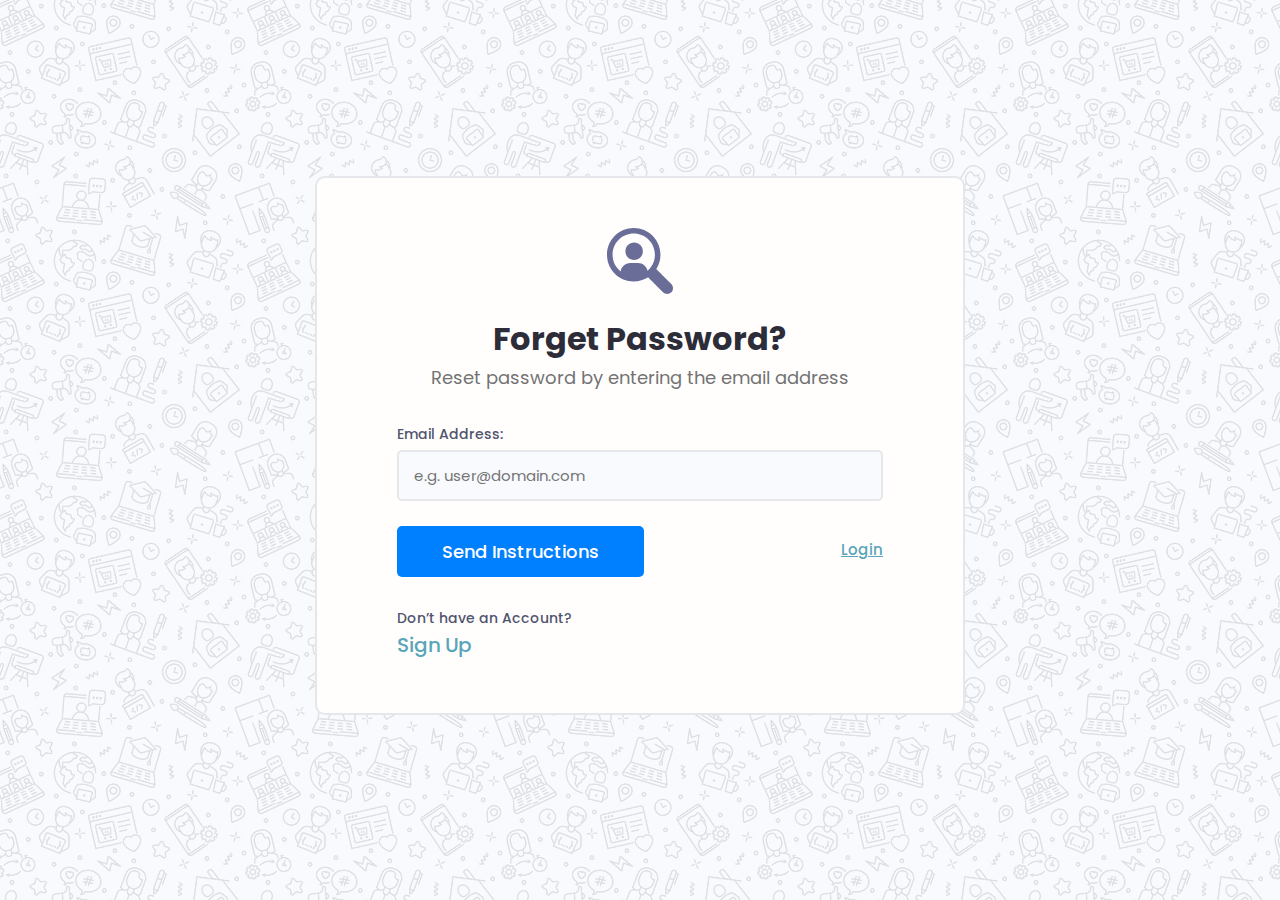
<file: project/forgetpassword.html>
<!DOCTYPE html>
<html lang="en">
  <head>
    <meta charset="UTF-8" />
    <meta http-equiv="X-UA-Compatible" content="IE=edge" />
    <meta name="viewport" content="width=device-width, initial-scale=1.0" />

    <!-- Favicon -->
    <link rel="shortcut icon" href="images/favicon.ico" type="image/x-icon" />
    <!-- Icon - IconMonster -->
    <link rel="stylesheet" href="https://cdn.iconmonstr.com/1.3.0/css/iconmonstr-iconic-font.min.css" />
    <!-- Mumble UI -->
    <link rel="stylesheet" href="uikit/styles/uikit.css" />
    <!-- Dev Search UI -->
    <link rel="stylesheet" href="styles/app.css" />
    

    <title>E-Search - Explore new Ideas!</title>
  </head>

  <body>
    <div class="auth">
      <div class="card">
        <div class="auth__header text-center">
          <a href="/">
            <img src="images/icon.svg" alt="icon" />
          </a>
          <h3>Forget Password?</h3>
          <p>Reset password by entering the email address</p>
        </div>

        <form action="#" class="form auth__form">
          <!-- Input:Email -->
          <div class="form__field">
            <label for="formInput#email">Email Address: </label>
            <input
              class="input input--email"
              id="formInput#email"
              type="email"
              name="email"
              placeholder="e.g. user@domain.com"
            />
          </div>

          <div class="auth__actions">
            <input class="btn btn--sub btn--lg" type="submit" value="Send Instructions" />
            <a href="login.html">Login</a>
          </div>
        </form>
        <div class="auth__alternative">
          <p>Don’t have an Account?</p>
          <a href="signup.html">Sign Up</a>
        </div>
      </div>
    </div>
  </body>
</html>
</file>
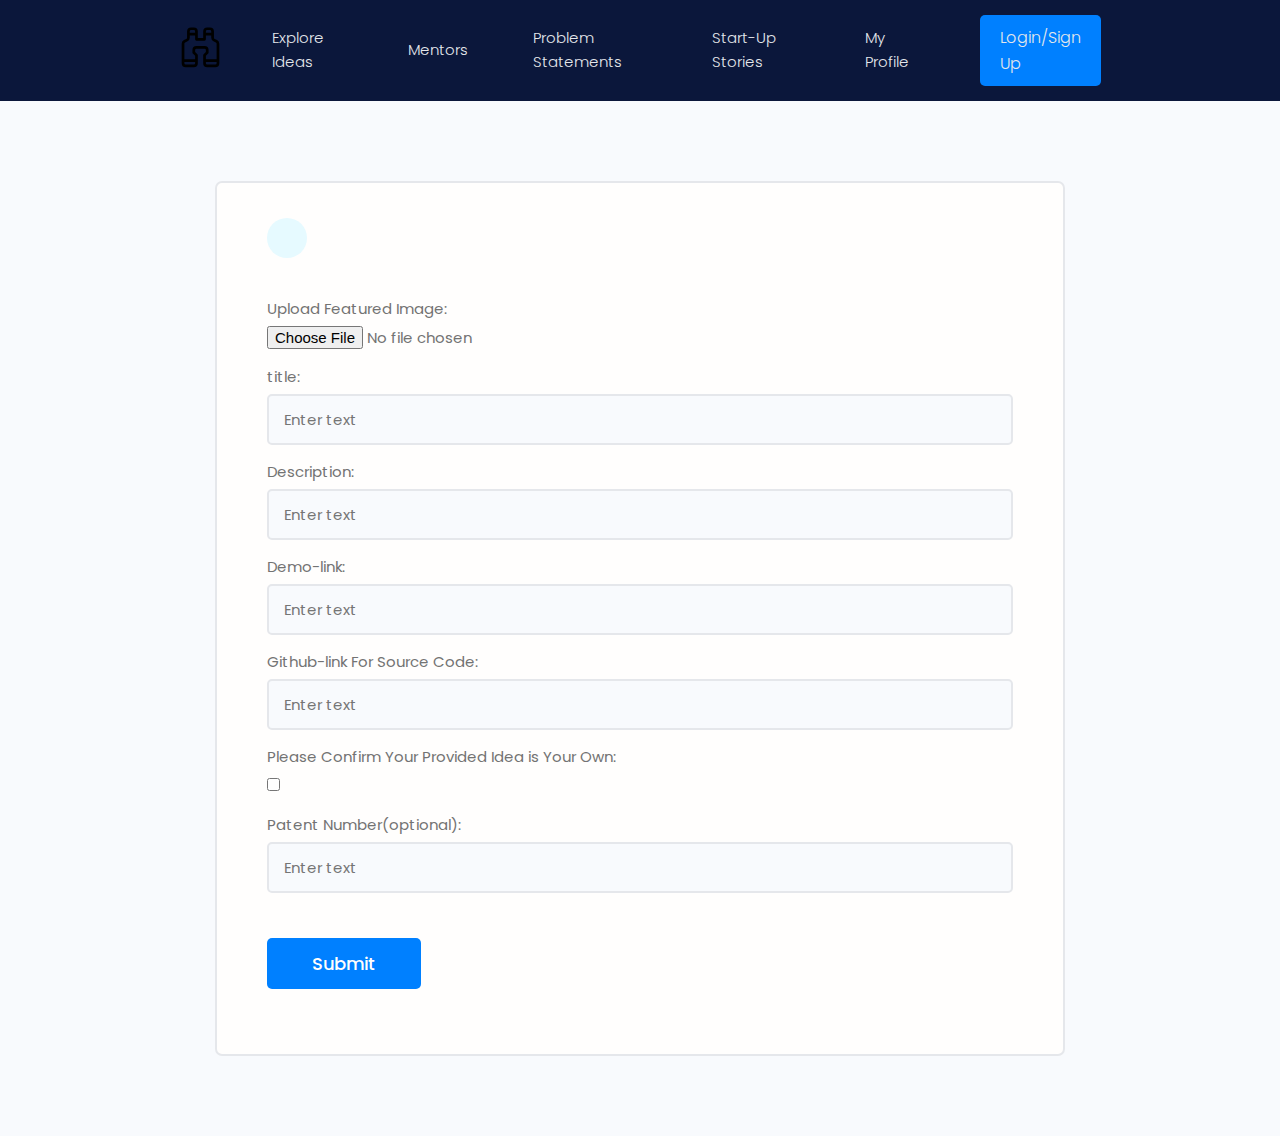
<file: project/idea-submission-template.html>
<!DOCTYPE html>
<html lang="en">

<head>
    <meta charset="UTF-8" />
    <meta http-equiv="X-UA-Compatible" content="IE=edge" />
    <meta name="viewport" content="width=device-width, initial-scale=1.0" />

    <!-- Favicon -->
    <link rel="shortcut icon" href="images/favicon.ico" type="image/x-icon" />
    <!-- Icon - IconMonster -->
    <link rel="stylesheet" href="https://cdn.iconmonstr.com/1.3.0/css/iconmonstr-iconic-font.min.css" />
    <!-- Mumble UI -->
    <link rel="stylesheet" href="uikit/styles/uikit.css" />
    <!-- Dev Search UI -->
    <link rel="stylesheet" href="styles/app.css" />
    <script>
        function selectOnlyThis(id) {
            for (var i = 1;i <= 3; i++){
                document.getElementById("Check" + i).checked = false;
            }
            document.getElementById(id).checked = true;
        }
    </script>

    <title>E-Start - Explore New Ideas!</title>
</head>

<body>
    <!-- Header Section -->
    <header class="header">
        <div class="container container--narrow">
            <a href="index.html" class="header__logo">
                <img src="images/logo.svg" alt="DevSearch Logo" />
            </a>
            <nav class="header__nav">
                <input type="checkbox" id="responsive-menu" />
                <label for="responsive-menu" class="toggle-menu">
                    <span>Menu</span>
                    <div class="toggle-menu__lines"></div>
                </label>
                <ul class="header__menu">
                    <li class="header__menuItem"><a href="index.html">Explore  Ideas</a></li>
                    <li class="header__menuItem"><a href="mentor-profiles.html">Mentors</a></li>
                    <li class="header__menuItem"><a href="problems-dashboard.html">Problem          Statements</a></li>
                    <li class="header__menuItem"><a href="stories.html">Start-Up Stories</a></li>
                    <!-- <li class="header__menuItem"><a href="inbox.html">Inbox</a></li> -->
                    <li class="header__menuItem"><a href="account.html">My Profile</a></li>
                    <li class="header__menuItem"><a href="login.html" class="btn btn--sub">Login/Sign Up</a></li>
                </ul>
            </nav>
        </div>
    </header>

    <!-- Main Section -->
    <main class="formPage my-xl">
        <div class="content-box">
            <div class="formWrapper">
                <a class="backButton" href="account.html"><i class="im im-angle-left"></i></a>
                <br>

                <form class="form" method="POST">

                    <!-- Input:Text -->
                    <div class="form__field">
                        <label for="formInput#text">Upload Featured Image: </label>
                        <input id="imageUpload" type="file" 
                        name="profile_photo" placeholder="Photo" required="" capture>
                    </div>

                    <!-- Input:Text -->
                    <div class="form__field">
                        <label for="formInput#text">title: </label>
                        <input class="input input--text" id="formInput#text" type="text" name="text"
                            placeholder="Enter text"/>
                    </div> 

                    <!-- Input:Text -->
                    <div class="form__field">
                        <label for="formInput#text">Description: </label>
                        <input class="input input--text" id="formInput#text" type="text" name="text"
                            placeholder="Enter text"/>
                    </div>                    

                    <!-- Input:Text -->
                    <div class="form__field">
                        <label for="formInput#text">Demo-link: </label>
                        <input class="input input--text" id="formInput#text" type="text" name="text"
                            placeholder="Enter text"/>
                    </div>

                    <!-- Input:Text -->
                    <div class="form__field">
                        <label for="formInput#text">Github-link For Source Code: </label>
                        <input class="input input--text" id="formInput#text" type="text" name="text"
                            placeholder="Enter text"/>
                    </div> 

                    <!-- Input:Text -->
                    <div class="form__field">
                        <label for="formInput#text">Please Confirm Your Provided Idea is Your Own: </label>
                        <input class="input input--text" id="formInput#text" type="checkbox" name="text"/>
                    </div>
                    
                    <!-- Input:Text -->
                    <div class="form__field">
                        <label for="formInput#text">Patent Number(optional): </label>
                        <input class="input input--text" id="formInput#text" type="text" name="text"
                            placeholder="Enter text"/>
                    </div> 
                    <input class="btn btn--sub btn--lg  my-md" type="submit" value="Submit" />
                </form>
            </div>
        </div>
    </main>
</body>

</html>
</file>
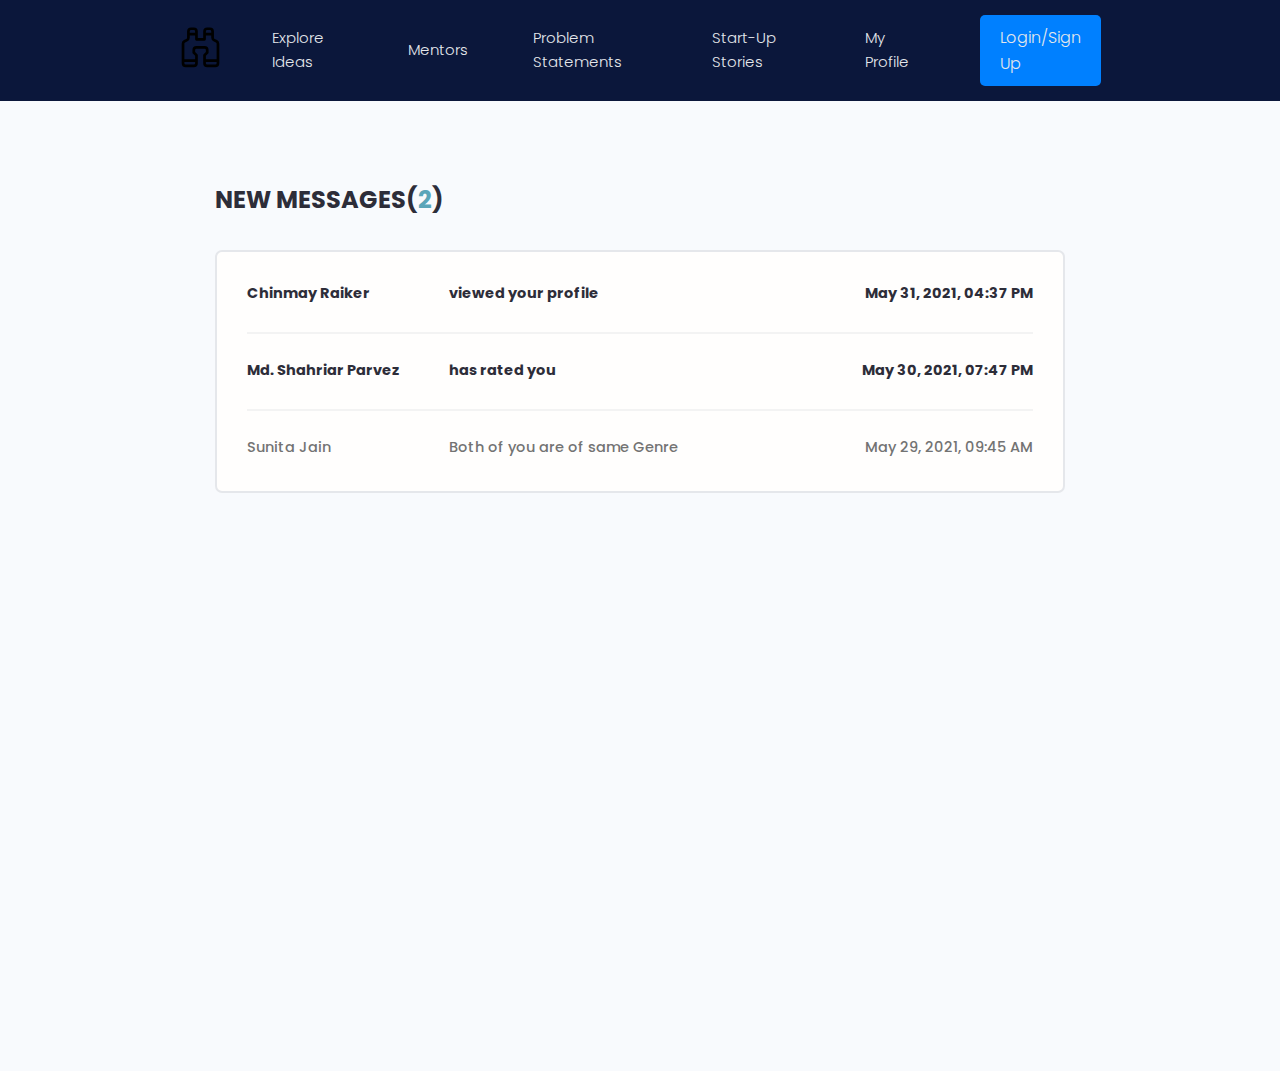
<file: project/inbox.html>
<!DOCTYPE html>
<html lang="en">

<head>
  <meta charset="UTF-8" />
  <meta http-equiv="X-UA-Compatible" content="IE=edge" />
  <meta name="viewport" content="width=device-width, initial-scale=1.0" />

  <!-- Favicon -->
  <link rel="shortcut icon" href="images/favicon.ico" type="image/x-icon" />
  <!-- Icon - IconMonster -->
  <link rel="stylesheet" href="https://cdn.iconmonstr.com/1.3.0/css/iconmonstr-iconic-font.min.css" />
  <!-- Mumble UI -->
  <link rel="stylesheet" href="uikit/styles/uikit.css" />
  <!-- Dev Search UI -->
  <link rel="stylesheet" href="styles/app.css" />
  

  <title>E-Start - Explore New Ideas!</title>
</head>

<body>
  <!-- Header Section -->
  <header class="header">
    <div class="container container--narrow">
      <a href="index.html" class="header__logo">
        <img src="images/logo.svg" alt="DevSearch Logo" />
        <!-- <i class="fa-solid fa-binoculars" style="font-size: 4rem; color: white;"></i> -->
      </a>
      <nav class="header__nav">
        <input type="checkbox" id="responsive-menu" />
        <label for="responsive-menu" class="toggle-menu">
          <span>Menu</span>
          <div class="toggle-menu__lines"></div>
        </label>
        <ul class="header__menu">
          <li class="header__menuItem"><a href="index.html">Explore  Ideas</a></li>
          <li class="header__menuItem"><a href="mentor-profiles.html">Mentors</a></li>
          <li class="header__menuItem"><a href="problems-dashboard.html">Problem Statements</a></li>
          <li class="header__menuItem"><a href="stories.html">Start-Up Stories</a></li>
          <!-- <li class="header__menuItem"><a href="inbox.html">Inbox</a></li> -->
          <li class="header__menuItem"><a href="account.html">My Profile</a></li>
          <li class="header__menuItem"><a href="login.html" class="btn btn--sub">Login/Sign Up</a></li>
        </ul>
      </nav>
    </div>
  </header>

  <!-- Main Section -->
  <main class="inbox my-xl">
    <div class="content-box">
      <h3 class="inbox__title">New Messages(<span>2</span>)</h3>
      <ul class="messages">
        <li class="message message--unread">
          <a href="message.html">
            <span class="message__author">Chinmay Raiker</span>
            <span class="message__subject">viewed your profile</span>
            <span class="message__date">May 31, 2021, 04:37 PM</span>
          </a>
        </li>
        <li class="message message--unread">
          <a href="message.html">
            <span class="message__author">Md. Shahriar Parvez</span>
            <span class="message__subject">has rated you</span>
            <span class="message__date">May 30, 2021, 07:47 PM</span>
          </a>
        </li>
        <li class="message">
          <a href="message.html">
            <span class="message__author">Sunita Jain</span>
            <span class="message__subject">Both of you are of same Genre</span>
            <span class="message__date">May 29, 2021, 09:45 AM</span>
          </a>
        </li>
      </ul>
    </div>
  </main>
</body>

</html>
</file>
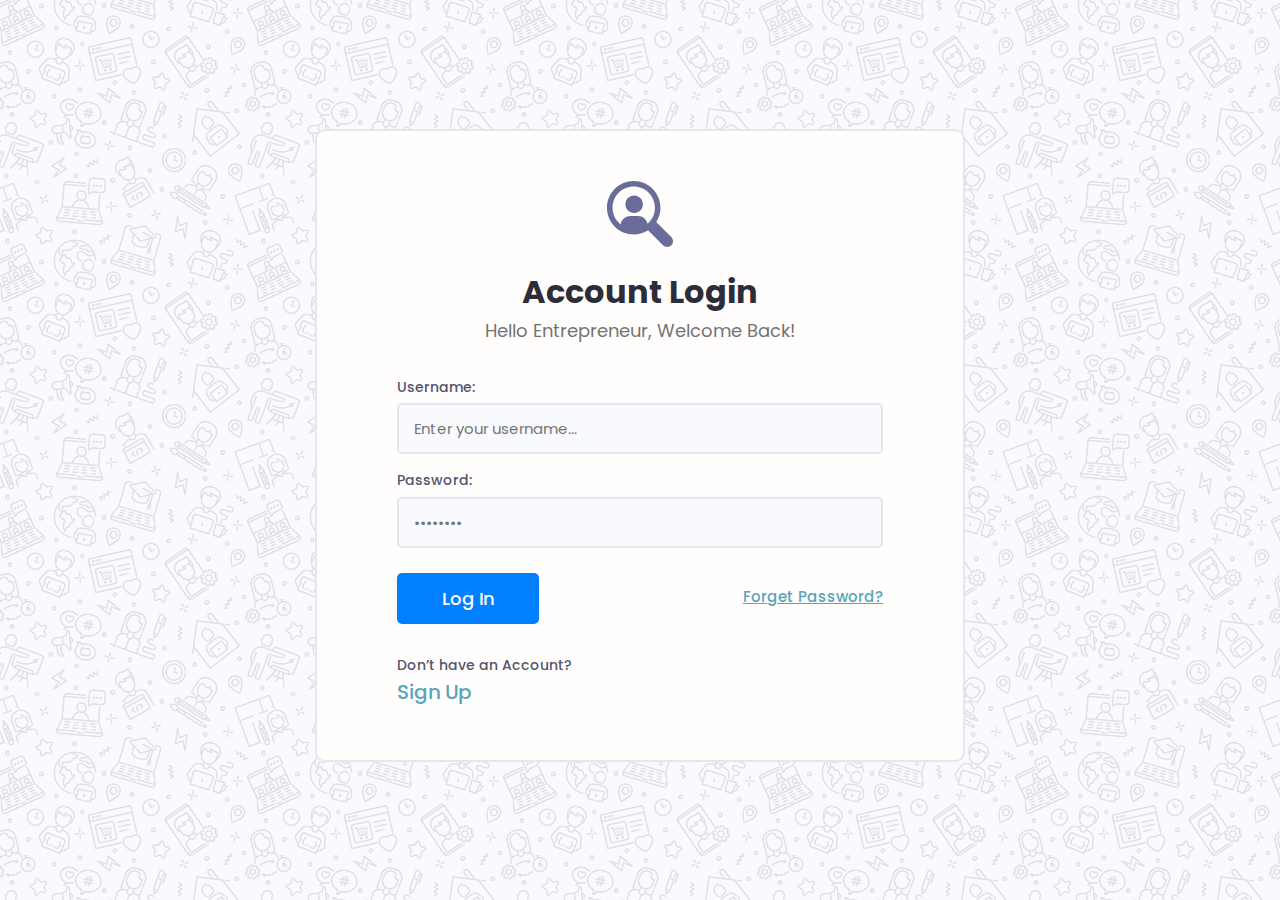
<file: project/login.html>
<!DOCTYPE html>
<html lang="en">
  <head>
    <meta charset="UTF-8" />
    <meta http-equiv="X-UA-Compatible" content="IE=edge" />
    <meta name="viewport" content="width=device-width, initial-scale=1.0" />

    <!-- Favicon -->
    <link rel="shortcut icon" href="images/favicon.ico" type="image/x-icon" />
    <!-- Icon - IconMonster -->
    <link rel="stylesheet" href="https://cdn.iconmonstr.com/1.3.0/css/iconmonstr-iconic-font.min.css" />
    <!-- Mumble UI -->
    <link rel="stylesheet" href="uikit/styles/uikit.css" />
    <!-- Dev Search UI -->
    <link rel="stylesheet" href="styles/app.css" />
    

    <title>E-Start - Explore New Ideas!</title>
  </head>

  <body>
    <div class="auth">
      <div class="card">
        <div class="auth__header text-center">
          <a href="/">
            <img src="images/icon.svg" alt="icon" />
          </a>
          <h3>Account Login</h3>
          <p>Hello Entrepreneur, Welcome Back!</p>
        </div>

        <form action="#" class="form auth__form">
          <!-- Input:Email -->
          <div class="form__field">
            <label for="formInput#text">Username: </label>
            <input
              class="input input--text"
              id="formInput#text"
              type="text"
              name="username"
              placeholder="Enter your username..."
            />
          </div>

          <!-- Input:Password -->
          <div class="form__field">
            <label for="formInput#password">Password: </label>
            <input
              class="input input--password"
              id="formInput#passowrd"
              type="password"
              name="password"
              placeholder="••••••••"
            />
          </div>
          <div class="auth__actions">
            <input class="btn btn--sub btn--lg" type="submit" value="Log In" />
            <a href="forgetpassword.html">Forget Password?</a>
          </div>
        </form>
        <div class="auth__alternative">
          <p>Don’t have an Account?</p>
          <a href="signup.html">Sign Up</a>
        </div>
      </div>
    </div>
  </body>
</html>
</file>
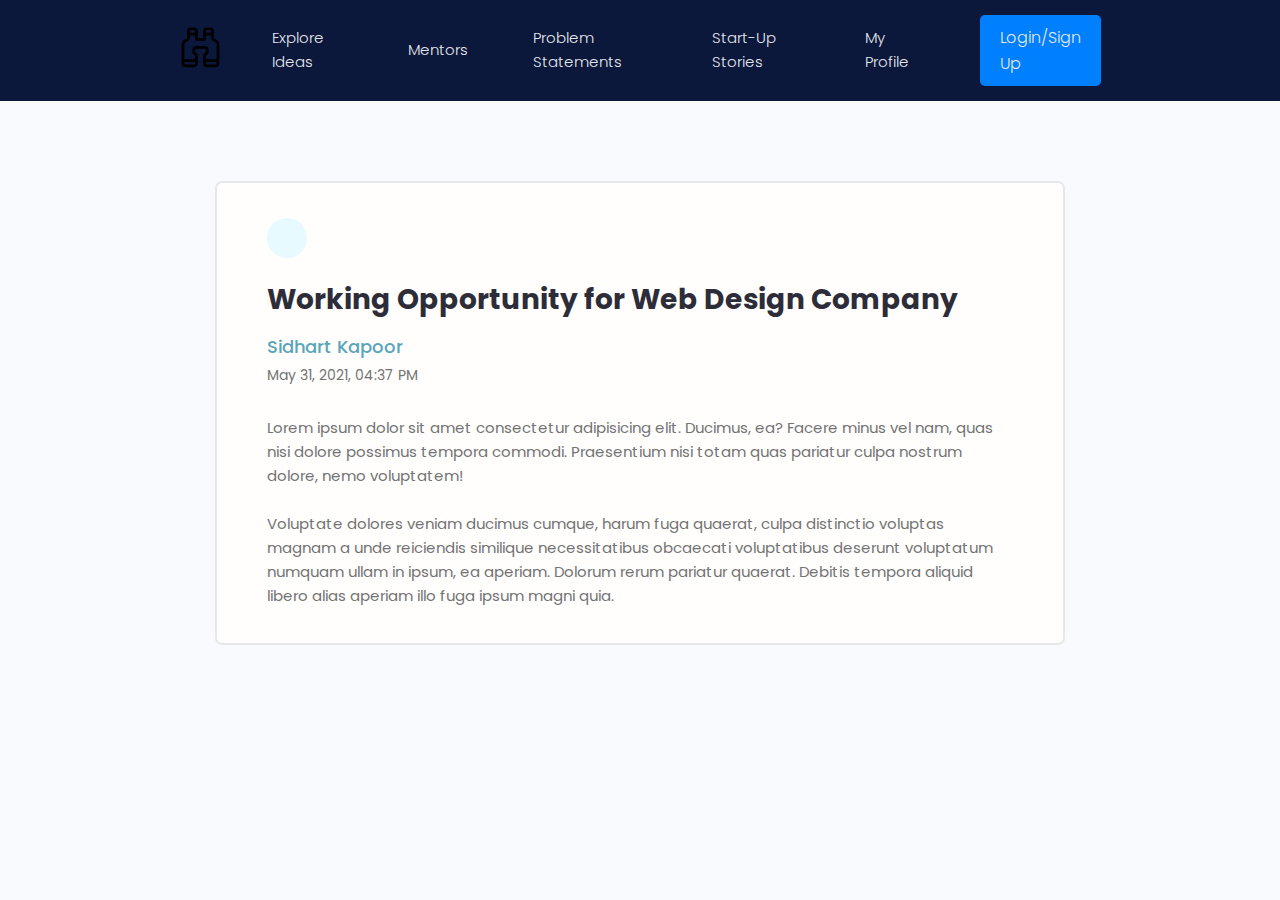
<file: project/message.html>
<!DOCTYPE html>
<html lang="en">

<head>
  <meta charset="UTF-8" />
  <meta http-equiv="X-UA-Compatible" content="IE=edge" />
  <meta name="viewport" content="width=device-width, initial-scale=1.0" />

  <!-- Favicon -->
  <link rel="shortcut icon" href="images/favicon.ico" type="image/x-icon" />
  <!-- Icon - IconMonster -->
  <link rel="stylesheet" href="https://cdn.iconmonstr.com/1.3.0/css/iconmonstr-iconic-font.min.css" />
  <!-- Mumble UI -->
  <link rel="stylesheet" href="uikit/styles/uikit.css" />
  <!-- Dev Search UI -->
  <link rel="stylesheet" href="styles/app.css" />
  

  <title>E-Satrt - Explore New Ideas!</title>
</head>

<body>
  <!-- Header Section -->
  <header class="header">
    <div class="container container--narrow">
      <a href="index.html" class="header__logo">
        <img src="images/logo.svg" alt="DevSearch Logo" />
        <!-- <i class="fa-solid fa-binoculars" style="font-size: 4rem; color: white;"></i> -->
      </a>
      <nav class="header__nav">
        <input type="checkbox" id="responsive-menu" />
        <label for="responsive-menu" class="toggle-menu">
          <span>Menu</span>
          <div class="toggle-menu__lines"></div>
        </label>
        <ul class="header__menu">
          <li class="header__menuItem"><a href="index.html">Explore  Ideas</a></li>
          <li class="header__menuItem"><a href="mentor-profiles.html">Mentors</a></li>
          <li class="header__menuItem"><a href="problems-dashboard.html">Problem Statements</a></li>
          <li class="header__menuItem"><a href="stories.html">Start-Up Stories</a></li>
          <!-- <li class="header__menuItem"><a href="inbox.html">Inbox</a></li> -->
          <li class="header__menuItem"><a href="account.html">My Profile</a></li>
          <li class="header__menuItem"><a href="login.html" class="btn btn--sub">Login/Sign Up</a></li>
        </ul>
      </nav>
    </div>
  </header>

  <!-- Main Section -->
  <main class="messagePage my-xl">
    <div class="content-box">
      <div class="message">
        <a class="backButton" href="inbox.html"><i class="im im-angle-left"></i></a>
        <h2 class="message__subject">Working Opportunity for Web Design Company</h4>
          <a href="profile.html" class="message__author">Sidhart Kapoor</a>
          <p class="message__date">May 31, 2021, 04:37 PM</p>
          <div class="message__body">
            Lorem ipsum dolor sit amet consectetur adipisicing elit. Ducimus, ea? Facere minus vel nam, quas nisi dolore
            possimus tempora commodi. Praesentium nisi totam quas pariatur culpa nostrum dolore, nemo voluptatem!
            <br /><br />
            Voluptate dolores veniam ducimus cumque, harum fuga quaerat, culpa distinctio voluptas magnam a unde
            reiciendis similique necessitatibus obcaecati voluptatibus deserunt voluptatum numquam ullam in ipsum, ea
            aperiam. Dolorum rerum pariatur quaerat. Debitis tempora aliquid libero alias aperiam illo fuga ipsum magni
            quia.
          </div>
      </div>
    </div>
  </main>
</body>

</html>
</file>
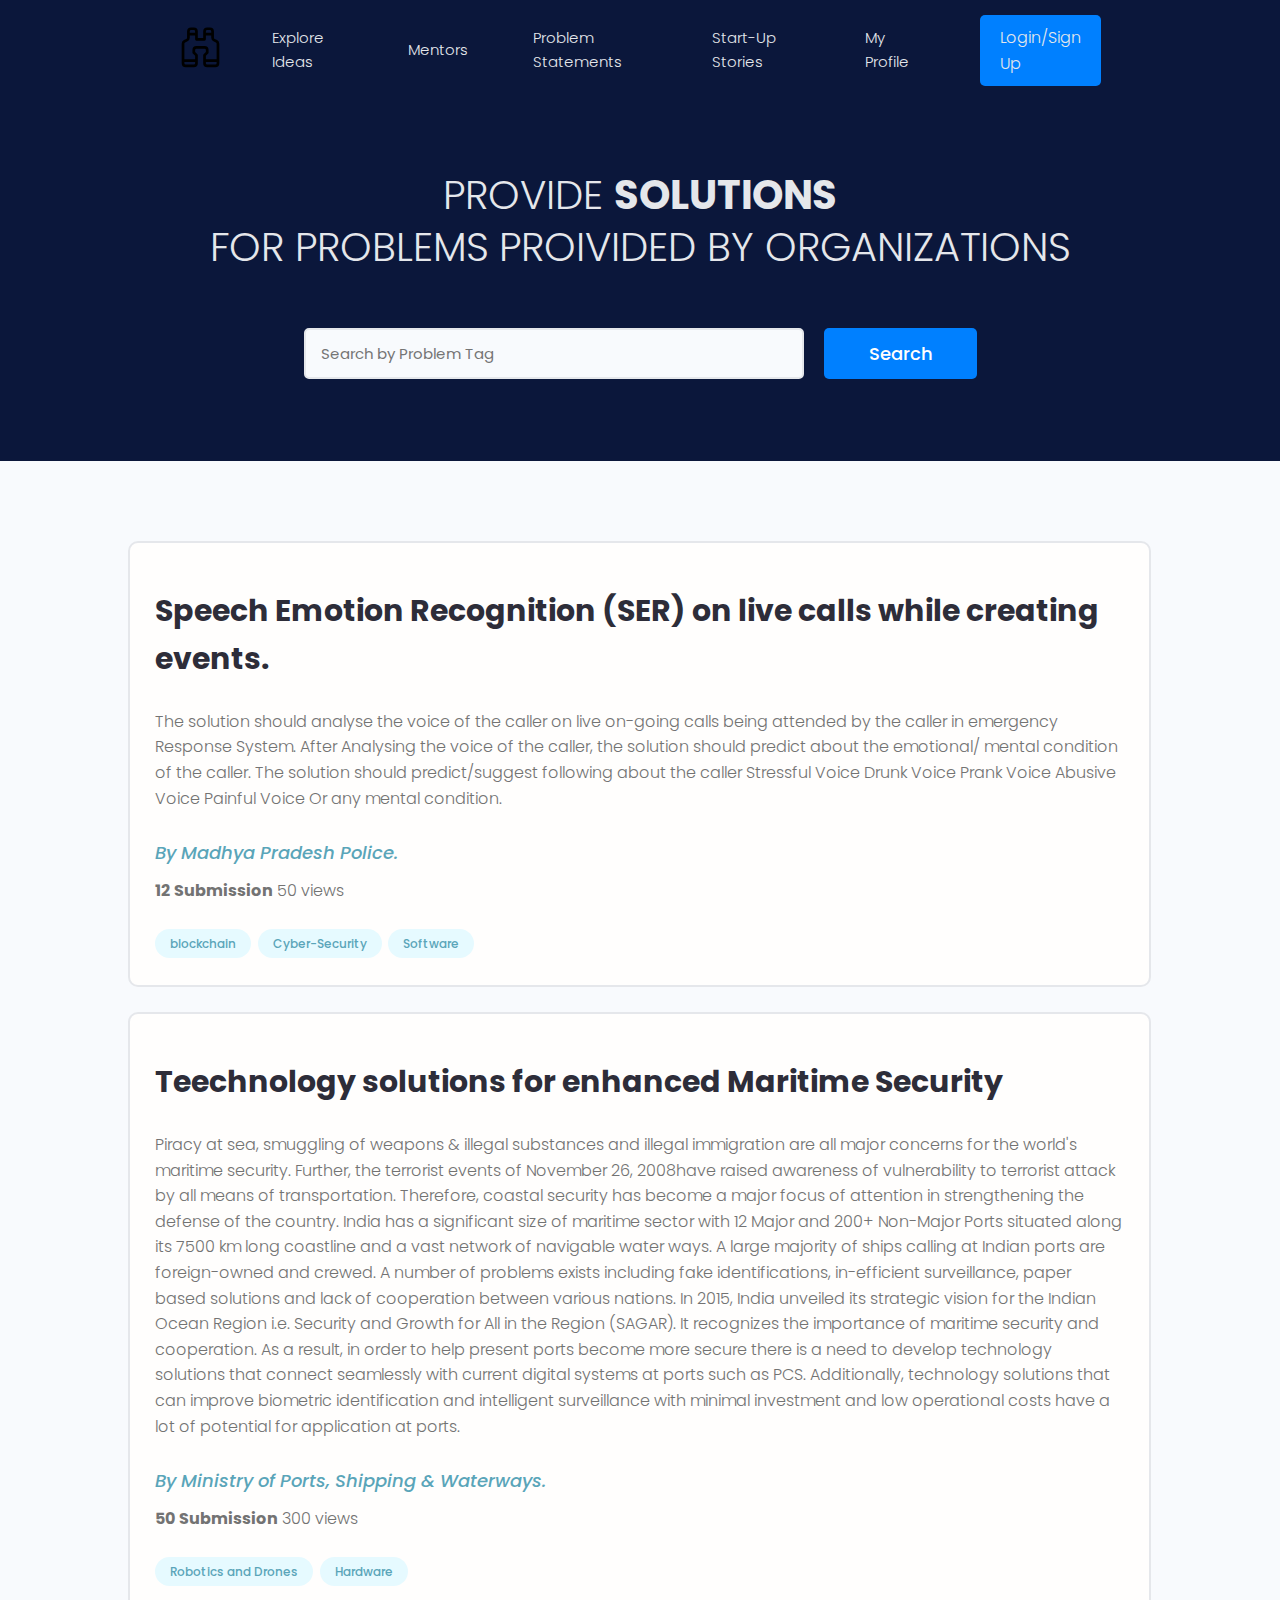
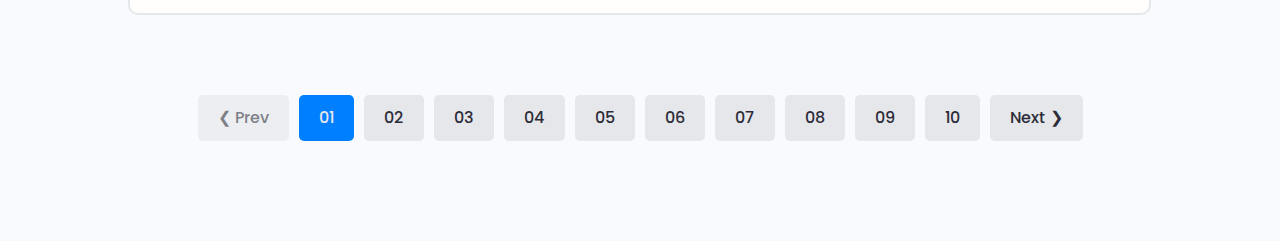
<file: project/problems-dashboard.html>
<!DOCTYPE html>
<html lang="en">

<head>
  <meta charset="UTF-8" />
  <meta http-equiv="X-UA-Compatible" content="IE=edge" />
  <meta name="viewport" content="width=device-width, initial-scale=1.0" />

  <!-- Favicon -->
  <link rel="shortcut icon" href="images/favicon.ico" type="image/x-icon" />
  <!-- Icon - IconMonster -->
  <link rel="stylesheet" href="https://cdn.iconmonstr.com/1.3.0/css/iconmonstr-iconic-font.min.css" />
  <!-- Mumble UI -->
  <link rel="stylesheet" href="uikit/styles/uikit.css" />
  <!-- Dev Search UI -->
  <link rel="stylesheet" href="styles/app.css" />
  
  <style>
    .grid{
      display: block;
    }
    
  </style>

  <title>E-Start - Explore New Ideas!</title>
</head>

<body>
  <!-- Header Section --> 
  <header class="header">
    <div class="container container--narrow">
      <a href="index.html" class="header__logo">
        <img src="images/logo.svg" alt="DevSearch Logo" />
        <!-- <i class="fa-solid fa-binoculars" style="font-size: 4rem; color: white;"></i> -->
      </a>
      <nav class="header__nav">
        <input type="checkbox" id="responsive-menu" />
        <label for="responsive-menu" class="toggle-menu">
          <span>Menu</span>
          <div class="toggle-menu__lines"></div>
        </label>
        <ul class="header__menu">
          <li class="header__menuItem"><a href="index.html">Explore  Ideas</a></li>
          <li class="header__menuItem"><a href="mentor-profiles.html">Mentors</a></li>
          <li class="header__menuItem"><a href="problems-dashboard.html">Problem Statements</a></li>
          <li class="header__menuItem"><a href="stories.html">Start-Up Stories</a></li>
          <!-- <li class="header__menuItem"><a href="inbox.html">Inbox</a></li> -->
          <li class="header__menuItem"><a href="account.html">My Profile</a></li>
          <li class="header__menuItem"><a href="login.html" class="btn btn--sub">Login/Sign Up</a></li>
        </ul>
      </nav>
    </div>
  </header>

  <!-- Main Section -->
  <main class="home">
    <section class="hero-section text-center">
      <div class="container container--narrow">
        <div class="hero-section__box">
          <h2>PROVIDE <span>SOLUTIONS</span></h2>
          <h2>FOR PROBLEMS PROIVIDED BY ORGANIZATIONS</h2>
        </div>

        <div class="hero-section__search">
          <form class="form" action="#" method="get">
            <div class="form__field">
              <label for="formInput#search">Search Developers </label>
              <input class="input input--text" id="formInput#search" type="text" name="text"
                placeholder="Search by Problem Tag" />
            </div>

            <input class="btn btn--sub btn--lg" type="submit" value="Search" />
          </form>
        </div>
      </div>
    </section>
    <section class="projectsList">
      <div class="container">
        <div class="grid grid--three">
          <div class="column">
            <div class="card project">
              <a href="problem-statement.html" class="project">
                
                <div class="card__body">
                  <h3 class="project__title" style="font-size: 3rem;">Speech Emotion Recognition (SER) on live calls while creating events.</h3>
                  <p>
                    <br>
                    The solution should analyse the voice of the caller on live on-going calls being attended by the caller in emergency Response System. After Analysing the voice of the caller, the solution should predict about the emotional/ mental condition of the caller. The solution should predict/suggest following about the caller Stressful Voice Drunk Voice Prank Voice Abusive Voice Painful Voice Or any mental condition.
                    <br>
                    <br>
                  </p>
                  <p><a class="project__author" href="profile.html" style="font-size: 1.8rem;">By Madhya Pradesh Police.</a></p>
                  <p class="project--rating">
                    <span style="font-weight: bold;">12 Submission</span> 50 views
                  </p>
                  <div class="project__tags">
                    <span class="tag tag--pill tag--main">
                      <small>blockchain</small>
                    </span>
                    <span class="tag tag--pill tag--main">
                      <small>Cyber-Security</small>
                    </span>
                    <span class="tag tag--pill tag--main">
                      <small>Software</small>
                    </span>
                  </div>
                </div>
              </a>
              
            </div>
          </div>
        </div>
      </div>

      <div class="container">
        <div class="grid grid--three">
          <div class="column">
            <div class="card project">
              
              <a href="problem-statement.html" class="project">
                
                <div class="card__body">
                  <h3 class="project__title" style="font-size: 3rem;">Teechnology solutions for enhanced Maritime Security</h3>
                  <p><br>
                    Piracy at sea, smuggling of weapons & illegal substances and illegal immigration are all major concerns for the world's maritime security. Further, the terrorist events of November 26, 2008have raised awareness of vulnerability to terrorist attack by all means of transportation. Therefore, coastal security has become a major focus of attention in strengthening the defense of the country. India has a significant size of maritime sector with 12 Major and 200+ Non-Major Ports situated along its 7500 km long coastline and a vast network of navigable water ways. A large majority of ships calling at Indian ports are foreign-owned and crewed. A number of problems exists including fake identifications, in-efficient surveillance, paper based solutions and lack of cooperation between various nations. In 2015, India unveiled its strategic vision for the Indian Ocean Region i.e. Security and Growth for All in the Region (SAGAR). It recognizes the importance of maritime security and cooperation. As a result, in order to help present ports become more secure there is a need to develop technology solutions that connect seamlessly with current digital systems at ports such as PCS. Additionally, technology solutions that can improve biometric identification and intelligent surveillance with minimal investment and low operational costs have a lot of potential for application at ports.
                    <br>
                    <br>
                  </p>
                  <p><a class="project__author" href="profile.html" style="font-size: 1.8rem;">By Ministry of Ports, Shipping & Waterways.</a></p>
                  <p class="project--rating">
                    <span style="font-weight: bold;">50 Submission</span> 300 views
                  </p>
                  <div class="project__tags">
                    <span class="tag tag--pill tag--main">
                      <small>Robotics and Drones</small>
                    </span>
                    <span class="tag tag--pill tag--main">
                      <small>	Hardware</small>
                    </span>
                  </div>
                </div>
              </a>
              
            </div>
          </div>
        </div>
      </div>
        
          
    </section>

    <div class="pagination">
      <ul class="container">
        <li><a href="#" class="btn btn--disabled">&#10094; Prev</a></li>
        <li><a href="#" class="btn btn--sub">01</a></li>
        <li><a href="#" class="btn">02</a></li>
        <li><a href="#" class="btn">03</a></li>
        <li><a href="#" class="btn">04</a></li>
        <li><a href="#" class="btn">05</a></li>
        <li><a href="#" class="btn">06</a></li>
        <li><a href="#" class="btn">07</a></li>
        <li><a href="#" class="btn">08</a></li>
        <li><a href="#" class="btn">09</a></li>
        <li><a href="#" class="btn">10</a></li>
        <li><a href="#" class="btn">Next &#10095;</a></li>
      </ul>
    </div>
  </main>
</body>

</html>
</file>
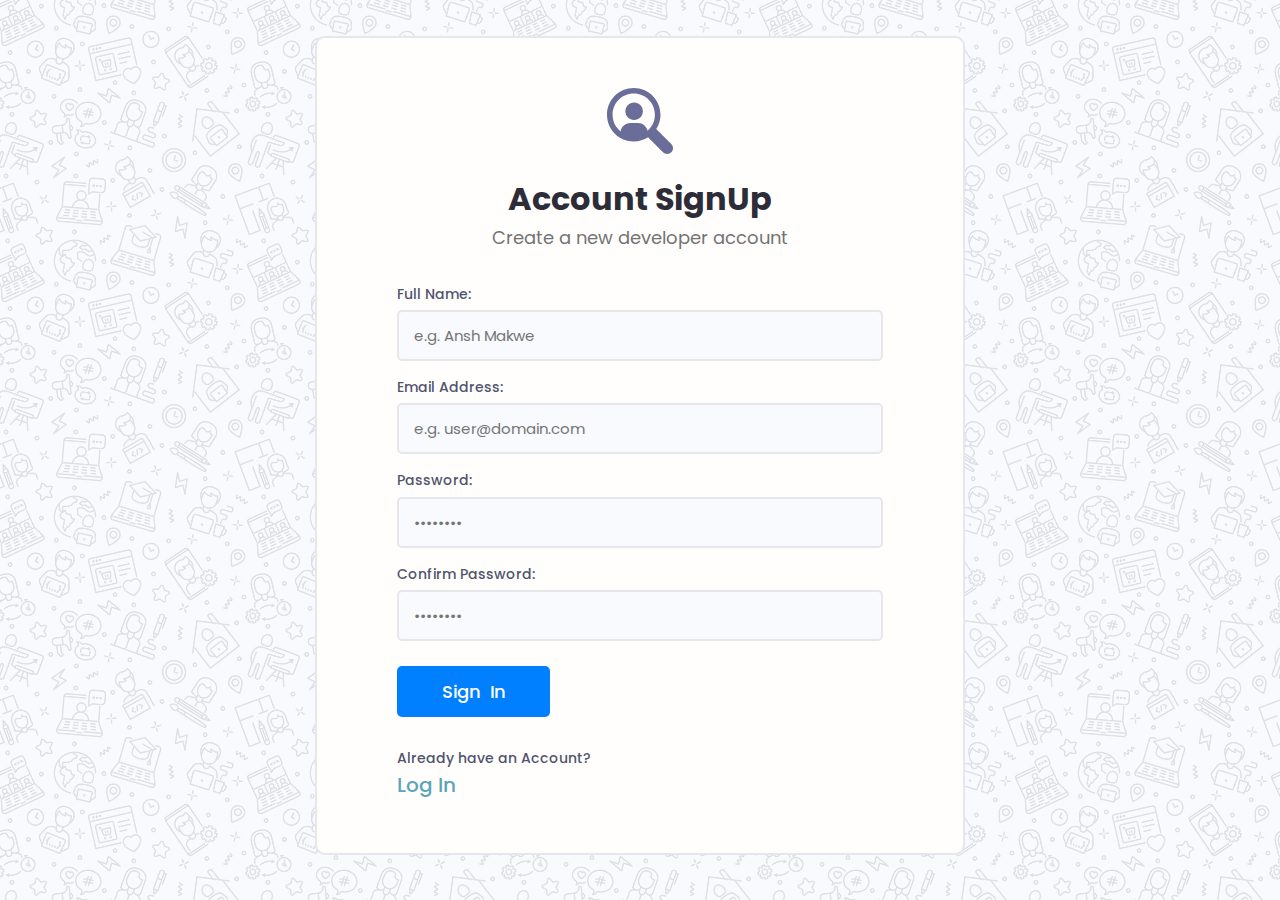
<file: project/signup.html>
<!DOCTYPE html>
<html lang="en">
  <head>
    <meta charset="UTF-8" />
    <meta http-equiv="X-UA-Compatible" content="IE=edge" />
    <meta name="viewport" content="width=device-width, initial-scale=1.0" />

    <!-- Favicon -->
    <link rel="shortcut icon" href="images/favicon.ico" type="image/x-icon" />
    <!-- Icon - IconMonster -->
    <link rel="stylesheet" href="https://cdn.iconmonstr.com/1.3.0/css/iconmonstr-iconic-font.min.css" />
    <!-- Mumble UI -->
    <link rel="stylesheet" href="uikit/styles/uikit.css" />
    <!-- Dev Search UI -->
    <link rel="stylesheet" href="styles/app.css" />
    

    <title>E-Start - Explore New Ideas!</title>
  </head>

  <body>
    <div class="auth">
      <div class="card">
        <div class="auth__header text-center">
          <a href="/">
            <img src="images/icon.svg" alt="icon" />
          </a>
          <h3>Account SignUp</h3>
          <p>Create a new developer account</p>
        </div>

        <form action="#" class="form auth__form">
          <!-- Input:Text -->
          <div class="form__field">
            <label for="formInput#text">Full Name: </label>
            <input
              class="input input--text"
              id="formInput#text"
              type="text"
              name="text"
              placeholder="e.g. Ansh Makwe"
            />
          </div>

          <!-- Input:Email -->
          <div class="form__field">
            <label for="formInput#email">Email Address: </label>
            <input
              class="input input--email"
              id="formInput#email"
              type="email"
              name="email"
              placeholder="e.g. user@domain.com"
            />
          </div>

          <!-- Input:Password -->
          <div class="form__field">
            <label for="formInput#password">Password: </label>
            <input
              class="input input--password"
              id="formInput#passowrd"
              type="password"
              name="password"
              placeholder="••••••••"
            />
          </div>
          <!-- Input:Password -->
          <div class="form__field">
            <label for="formInput#confirm-password">Confirm Password: </label>
            <input
              class="input input--password"
              id="formInput#confirm-passowrd"
              type="password"
              name="confirm-password"
              placeholder="••••••••"
            />
          </div>
          <div class="auth__actions">
            <input class="btn btn--sub btn--lg" type="submit" value="Sign  In" />
          </div>
        </form>
        <div class="auth__alternative">
          <p>Already have an Account?</p>
          <a href="login.html">Log In</a>
        </div>
      </div>
    </div>
  </body>
</html>
</file>
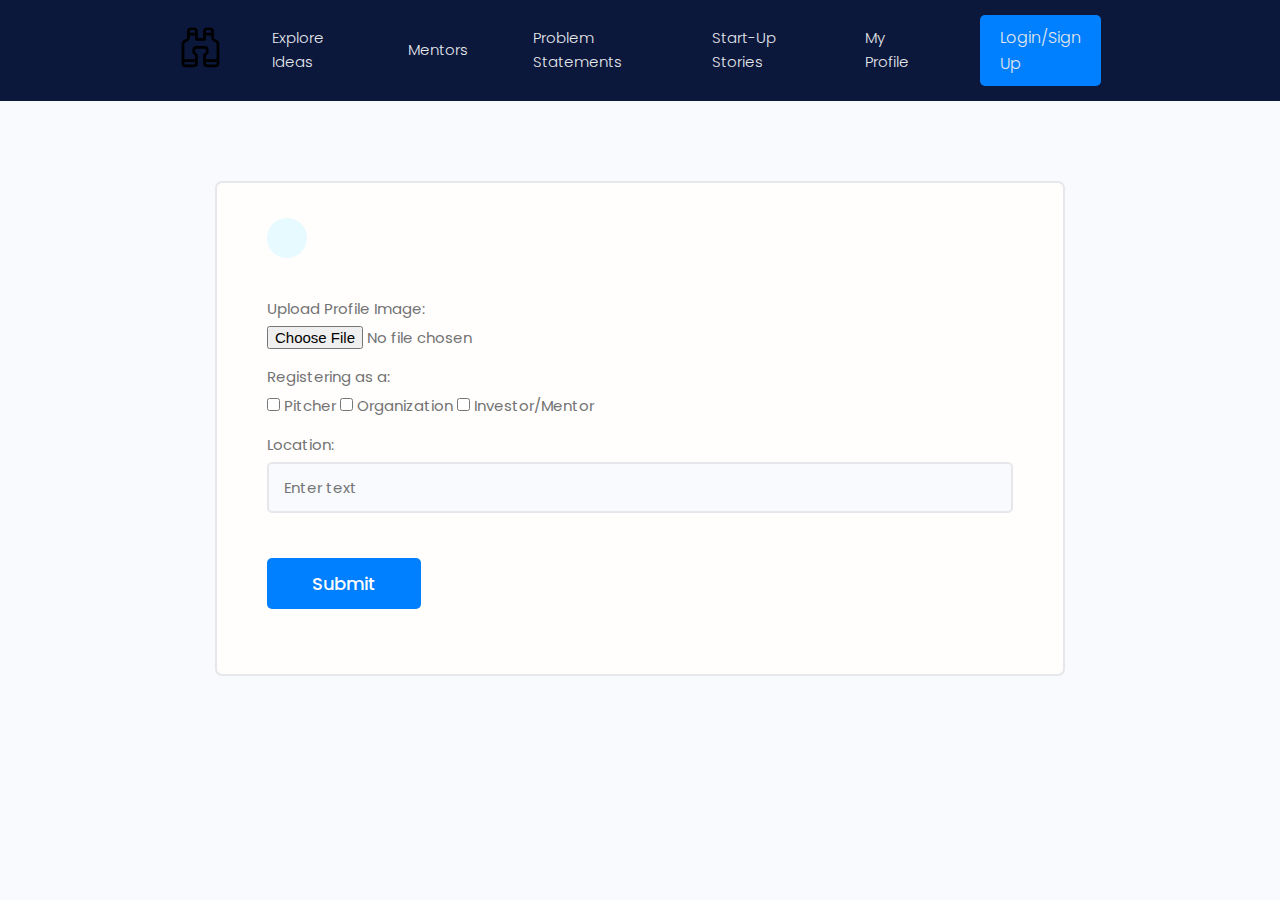
<file: project/singn-up-form-template.html>
<!DOCTYPE html>
<html lang="en">

<head>
    <meta charset="UTF-8" />
    <meta http-equiv="X-UA-Compatible" content="IE=edge" />
    <meta name="viewport" content="width=device-width, initial-scale=1.0" />

    <!-- Favicon -->
    <link rel="shortcut icon" href="images/favicon.ico" type="image/x-icon" />
    <!-- Icon - IconMonster -->
    <link rel="stylesheet" href="https://cdn.iconmonstr.com/1.3.0/css/iconmonstr-iconic-font.min.css" />
    <!-- Mumble UI -->
    <link rel="stylesheet" href="uikit/styles/uikit.css" />
    <!-- Dev Search UI -->
    <link rel="stylesheet" href="styles/app.css" />
    <script>
        function selectOnlyThis(id) {
            for (var i = 1;i <= 3; i++){
                document.getElementById("Check" + i).checked = false;
            }
            document.getElementById(id).checked = true;
        }
    </script>

    <title>E-Start - Explore New Ideas!</title>
</head>

<body>
    <!-- Header Section -->
    <header class="header">
        <div class="container container--narrow">
            <a href="index.html" class="header__logo">
                <img src="images/logo.svg" alt="DevSearch Logo" />
            </a>
            <nav class="header__nav">
                <input type="checkbox" id="responsive-menu" />
                <label for="responsive-menu" class="toggle-menu">
                    <span>Menu</span>
                    <div class="toggle-menu__lines"></div>
                </label>
                <ul class="header__menu">
                    <li class="header__menuItem"><a href="index.html">Explore  Ideas</a></li>
                    <li class="header__menuItem"><a href="mentor-profiles.html">Mentors</a></li>
                    <li class="header__menuItem"><a href="problems-dashboard.html">Problem          Statements</a></li>
                    <li class="header__menuItem"><a href="stories.html">Start-Up Stories</a></li>
                    <!-- <li class="header__menuItem"><a href="inbox.html">Inbox</a></li> -->
                    <li class="header__menuItem"><a href="account.html">My Profile</a></li>
                    <li class="header__menuItem"><a href="login.html" class="btn btn--sub">Login/Sign Up</a></li>
                </ul>
            </nav>
        </div>
    </header>

    <!-- Main Section -->
    <main class="formPage my-xl">
        <div class="content-box">
            <div class="formWrapper">
                <a class="backButton" href="signup.html"><i class="im im-angle-left"></i></a>
                <br>

                <form class="form" method="POST">

                    <!-- Input:Text -->
                    <div class="form__field">
                        <label for="formInput#text">Upload Profile Image: </label>
                        <input id="imageUpload" type="file" 
                        name="profile_photo" placeholder="Photo" required="" capture>
                    </div>


                    <!-- Input:Text -->
                    <div class="form__field">
                        <label for="formInput#text">Registering as a: </label>
                        <input type="checkbox" id="Check1" value="Value1" onclick="selectOnlyThis(this.id)" /> Pitcher 

                        <input type="checkbox" id="Check2" value="Value1" onclick="selectOnlyThis(this.id)" /> Organization
                        
                        <input type="checkbox" id="Check3" value="Value1" onclick="selectOnlyThis(this.id)" /> Investor/Mentor

                    </div>

                    <!-- Input:Text -->
                    <div class="form__field">
                        <label for="formInput#text">Location: </label>
                        <input class="input input--text" id="formInput#text" type="text" name="text"
                            placeholder="Enter text"/>
                    </div>
                    <input class="btn btn--sub btn--lg  my-md" type="submit" value="Submit" />
                </form>
            </div>
        </div>
    </main>
</body>

</html>
</file>
<file: project/styles/app.css>
:root {
  --color-sub: #2d2d39;
}

.btn--sub {
  background-color: #0080FF;
}

.card {
  border: 2px solid var(--color-light);
}

img {
  width: 100%;
}

.tag > i.im {
  font-size: 1.5rem;
  margin-right: 0.5rem;
}

.content-box {
  width: 95%;
  max-width: 85rem;
  margin: 0 auto;
}

/*=======================
  Header Section
========================*/
.header {
  position: sticky;
  z-index: 111;
  background-color: #0B173B;
  padding: 1.5rem 0;
}

.header > .container {
  display: flex;
  justify-content: space-between;
  align-items: center;
}

.header__logo > img {
  height: 5.8rem;
  padding-right: 5rem;
}

.header__nav > ul {
  display: inline-flex;
  align-items: center;
  list-style: none;
  gap: 6.5rem;
}

.header__menuItem > a {
  color: var(--color-light);
  font-weight: 300;
}

.toggle-menu > span {
  display: none;
}

.header__nav input[type='checkbox'] {
  display: none;
}

.header_nav input[type='checkbox']:checked ~ .header_menu {
  opacity: 1;
  pointer-events: all;
}

.project--thumbnail {
  height: 250px;
  object-fit: cover;
}

@media screen and (max-width: 800px) {
  .header__logo {
    position: relative;
    z-index: 999;
  }
  .toggle-menu {
    position: relative;
  }

  .toggle-menu > span {
    display: block;
    position: fixed;
    top: 1.5rem;
    right: 2.75rem;
    cursor: pointer;
    padding: 1rem;
    background: var(--color-sub-light);
    z-index: 999;
    font-size: 0;
    width: 5rem;
    height: 5rem;
    border-radius: 50%;
  }

  .toggle-menu__lines,
  .toggle-menu__lines::before,
  .toggle-menu__lines::after {
    pointer-events: none;
    content: '';
    display: block;
    height: 2px;
    width: 2.5rem;
    position: fixed;
    top: 4rem;
    right: 4rem;
    z-index: 999;
    background: var(--color-light);
    transition: all 0.3s ease-in-out;
  }

  .toggle-menu__lines::before {
    top: 3.4rem;
    transform-origin: 0 0;
  }
  .toggle-menu__lines::after {
    top: 4.6rem;
    transform-origin: 0 0;
  }

  .header_nav input[type='checkbox']:checked + .toggle-menu > .toggle-menu_lines::before {
    margin-left: 3px;
    transform: rotate(45deg) scaleX(1.2) translateX(-2px) translateY(-4px);
    visibility: visible;
  }

  .header_nav input[type='checkbox']:checked + .toggle-menu > .toggle-menu_lines {
    visibility: hidden;
  }

  .header_nav input[type='checkbox']:checked + .toggle-menu > .toggle-menu_lines::after {
    transform: rotate(-45deg) scaleX(1.2) translateX(-2px) translateY(3px);
    visibility: visible;
  }

  .header__nav > ul {
    opacity: 0;
    pointer-events: none;
    flex-direction: column;
    justify-content: center;
    position: fixed;
    top: 0;
    left: 0;
    bottom: 0;
    right: 0;
    background: var(--color-sub);
    transition: all 0.5s ease-in-out;
  }

  .header__menuItem a {
    transition: all 0.5s ease-in-out;
    padding: 1rem 3rem;
  }

  .header__menuItem a:hover {
    padding: 1rem 3rem;
    border-radius: 3px;
    background: var(--color-sub-light);
  }
}

/*=======================
  Hero Section
========================*/

.hero-section {
  height: 40vh;
  display: flex;
  align-items: center;
  /* background-color: var(--color-sub); */
  background-color: #0B173B;
}

.hero-section__box {
  margin-bottom: 4rem;
}

.hero-section__box > h2,
.hero-section__box > h2 > span {
  font-size: 4rem;
  color: var(--color-light);
  line-height: 1.3;
  text-transform: uppercase;
}

@media screen and (max-width: 1000px) {
  .hero-section__box > h2,
  .hero-section__box > h2 > span {
    font-size: 3.4rem;
  }
}

@media screen and (max-width: 800px) {
  .hero-section__box > h2,
  .hero-section__box > h2 > span {
    font-size: 3rem;
    line-height: 1.5;
  }
}

@media screen and (max-width: 500px) {
  .hero-section__box > h2,
  .hero-section__box > h2 > span {
    font-size: 2.4rem;
    line-height: 1.5;
  }
}

@media screen and (max-width: 400px) {
  .hero-section__box > h2,
  .hero-section__box > h2 > span {
    font-size: 2rem;
  }
}

.hero-section__box > h2 {
  font-weight: 300;
}

.hero-section__box > h2 > span {
  font-weight: 700;
}

.hero-section__search > .form {
  display: flex;
  align-items: center;
  justify-content: center;
  gap: 2rem;
}

.hero-section__search > .form label {
  position: absolute;
  left: -9999px;
}

.hero-section__search > .form input.input--text {
  width: 50rem;
}

@media screen and (max-width: 700px) {
  .hero-section__search > .form {
    display: flex;
    flex-direction: column;
    gap: 0;
    align-items: stretch;
  }

  .hero-section__search > .form input.input--text,
  .hero-section__search > .form input {
    min-width: 100%;
    width: 100%;
  }
}

/*=======================
  Developers
========================*/

.devlist {
  margin-top: 8rem;
}

.devlist .grid {
  align-items: stretch;
}

.devlist .dev .dev__profile {
  display: flex;
  align-items: center;
  gap: 1.5rem;
}

.devlist .dev .dev__meta h3 {
  color: var(--color-sub);
  font-size: 2rem;
  font-weight: 700;
}

.devlist .dev .dev__meta h5 {
  color: var(--color-text);
  font-size: 1.4rem;
  font-weight: 500;
}

.devlist .dev .dev__info {
  margin: 1.5rem 0;
  font-size: 1.35rem;
  line-height: 1.4;
  text-align: justify;
}

/*=======================
  Pagination
========================*/
.pagination {
  margin-top: 8rem;
  margin-bottom: 10rem;
}

.pagination > ul {
  flex-wrap: wrap;
  list-style: none;
  display: flex;
  align-items: center;
  justify-content: center;
  gap: 1rem;
}

.pagination .btn {
  color: var(--color-sub);
}

.pagination .btn.btn--sub {
  color: var(--color-light);
}

/*=======================
  Profile
========================*/

.profile .card > .dev {
  padding: 4rem;
}

.dev__avatar {
  display: block;
  margin: auto;
}

.dev__name {
  color: var(--color-sub);
  font-size: 2.8rem;
  font-weight: 700;
  margin-top: 1rem;
  margin-bottom: 0.5rem;
}

.dev__title {
  font-size: 1.6rem;
  font-weight: 500;
  line-height: 1.3;
}

.dev__location {
  margin-top: 1rem;
}

.dev__social {
  margin: 3rem 0;
  list-style: none;
  display: flex;
  justify-content: center;
  gap: 1.5rem;
}

.devInfo {
  margin-bottom: 3rem;
}

.devInfo__title,
.devInfo__subtitle {
  font-size: 2.6rem;
  color: var(--color-sub);
  text-transform: uppercase;
  font-weight: 700;
  margin-bottom: 1.5rem;
}

.devInfo__subtitle {
  font-size: 2rem;
  color: var(--color-sub-light);
}

.devInfo__about,
.devSkill__info {
  font-size: 1.45rem;
  line-height: 1.7;
  text-align: justify;
}

.devSkill {
  margin-bottom: 3rem;
}

.devSkill__title {
  font-size: 1.65rem;
  font-weight: 500;
  color: var(--color-sub-light);
}

@media screen and (min-width: 700px) {
  .devSkill {
    display: flex;
    justify-content: space-between;
    gap: 3rem;
  }

  .devSkill__info {
    flex-basis: 80%;
  }
}

/*=======================
  Single Projects
========================*/

.singleProject .column--1of3 {
  order: 2;
}

@media screen and (min-width: 1081px) {
  .singleProject .column--1of3 {
    order: 1;
  }
  .singleProject .column--2of3 {
    order: 2;
  }
}

.singleProject__toolStack {
  margin-top: 2rem;
  margin-bottom: 4rem;
}

.singleProject__liveLink {
  font-weight: 500;
  transition: all 0.3s ease-in-out;
  border-bottom: 2px solid transparent;
}

.singleProject__liveLink:hover {
  font-weight: 500;
  border-bottom: 2px solid var(--color-main);
}

.singleProject__liveLink i {
  display: inline-block;
  font-size: 1.6rem;
  margin-right: 1rem;
}

.singleProject__preview {
  height: 50vh;
  object-fit: cover;
  object-position: top center;
  margin-bottom: 3rem;
  border-radius: 0.7rem;
}

.singleProject__developer {
  font-size: 1.8rem;
  font-weight: 500;
}

.singleProject__title {
  font-size: 3.6rem;
  font-weight: 700;
  color: var(--color-sub);
  margin-bottom: 3rem;
}

.project__author{
  font-size: 1.4rem;
  font-style: italic;
}

.project--rating{
  margin-bottom: 1.6em;
  margin-top: .5em;
}

.singleProject__subtitle {
  text-transform: uppercase;
  font-size: 2.4rem;
  font-weight: 700;
  color: var(--color-sub-light);
  margin-bottom: 1rem;
}

/*=======================
  Projects Page
========================*/
.projects > .hero-section {
  background: var(--color-sub-lighter);
  height: 30vh;
}

.projects .hero-section__box {
  margin-bottom: 2.5rem;
}

.projects .hero-section__box > h2 {
  color: var(--color-sub);
}

.projects .hero-section__box > h2 > span {
  font-weight: 700;
  color: var(--color-sub);
}

.projectsList {
  margin-top: 8rem;
}

/*========== Projects ==========*/

.project__thumbnail {
  height: 25rem;
  object-fit: cover;
  object-position: top center;
}

.project__title {
  font-size: 2rem;
  font-weight: 700;
  color: var(--color-sub);
}

.project__info {
  margin: 1rem 0;
  font-size: 1.4rem;
  text-align: justify;
}

/*========== Comments ==========*/

.comments {
  margin-top: 4rem;
  padding-top: 3rem;
  border-top: 2px solid var(--color-light);
}

.comments .form label {
  position: absolute;
  margin: -9999px;
}

.commentList {
  margin: 3rem 0;
}

.comment {
  display: flex;
  gap: 2rem;
}

.comment:not(:last-child) {
  margin-bottom: 3rem;
}

.comment__author {
  font-size: 1.8rem;
}

.comment__info {
  font-size: 1.45rem;
}

/*=======================
  Account Settings
========================*/

.settingsPage .dev > .settings__btn {
  display: inline-block;
  margin-bottom: 3rem;
}

.settings {
  display: flex;
  justify-content: space-between;
  align-items: center;
}

.settings__title {
  font-size: 2.4rem;
  text-transform: uppercase;
  font-weight: 700;
  color: var(--color-sub);
}

.settings__table {
  margin-top: 3rem;
  margin-bottom: 5rem;
  padding: 0 3rem;
  background: var(--color-white);
}

.settings__table tr {
  width: 100%;
}

.settings__table tr > td {
  padding: 2rem 0;
}

.settings__table tr:not(:last-child) td {
  border-bottom: 2px solid var(--color-white-light);
}

.settings__thumbnail {
  width: 23%;
  min-width: 10rem;
}

.settings__thumbnail img {
  padding-right: 3rem;
  height: 15rem;
  object-fit: contain;
}

.settings__tableInfo{
  width: 100%;
}

.settings__tableInfo h4,
.settings__tableInfo a {
  padding-right: 1rem;
  width: auto;
  font-size: 1.6rem;
  font-weight: 500;
  color: var(--color-sub);
}

.settings__tableInfo p {
  font-size: 1.4rem;
}

.settings__tableActions {
  text-align: right;
}

/*=======================
  Login/SignUp
========================*/

.auth {
  width: 100%;
  position: relative;
  z-index: 1;
  background: transparent;
  height: 99vh;
  display: flex;
  justify-content: center;
  align-items: center;
}

.auth::after {
  z-index: -1;
  opacity: 0.1;
  content: '';
  display: block;
  position: fixed;
  top: 0;
  left: 0;
  bottom: 0;
  right: 0;
  background: url(../images/pattern.jpg);
}

.auth > .card {
  padding: 3rem 4rem;
  width: 95%;
  max-width: 65rem;
}

@media screen and (min-width: 650px) {
  .auth > .card {
    padding: 5rem 8rem;
    width: 95%;
    max-width: 65rem;
  }
}

.auth__header h3 {
  color: var(--color-sub);
  font-weight: 700;
  margin-top: 1rem;
}

.auth__header p {
  font-weight: 400;
  font-size: 1.8rem;
  margin-bottom: 2rem;
}

.auth__form {
  margin: 3rem 0;
}

.auth .auth__form label,
.auth .auth__alternative p {
  font-size: 1.4rem;
  font-weight: 500;
  color: var(--color-sub-light);
}

.auth .auth__actions {
  display: flex;
  justify-content: space-between;
  align-items: center;
  margin: 2.5rem 0;
}
.auth .auth__actions a {
  text-decoration: underline;
}

.auth .auth__alternative a {
  font-size: 2rem;
  font-weight: 500;
}

/*=======================
  Inbox
========================*/

.inbox {
  height: 90vh;
}

.inbox__title,
.inbox__title span {
  font-size: 2.4rem;
  font-weight: 700;
  color: var(--color-sub);
  text-transform: uppercase;
  text-align: left;
  margin-bottom: 3rem;
}

.inbox__title span {
  color: var(--color-main);
}

.messages {
  list-style: none;
  background: var(--color-white);
  padding: 0.5rem 3rem;
  border: 2px solid var(--color-light);
  border-radius: 0.7rem;
}

.message {
  padding: 2.5rem 0;
}

.message > a span {
  font-size: 1.45rem;
  font-weight: 500;
}

.message.message--unread a span {
  font-weight: 700;
  color: var(--color-sub);
}

.message:not(:last-child) {
  border-bottom: 2px solid var(--color-white-light);
}

.message > a {
  display: flex;
  gap: 1rem;
}

.message__author,
.message__date {
  flex-basis: 25%;
}

.message__subject {
  flex-basis: 50%;
}

.message__date {
  text-align: right;
}

/*=======================
  Single Message
========================*/

.messagePage .message {
  list-style: none;
  background: var(--color-white);
  padding: 3.5rem 5rem;
  border: 2px solid var(--color-light);
  border-radius: 0.7rem;
}

.messagePage .message__subject {
  font-size: 2.8rem;
  color: var(--color-sub);
  margin-bottom: 1rem;
  margin-top: 2rem;
}

.messagePage .message__author {
  font-size: 1.8rem;
  font-weight: 500;
}

.messagePage .message__date {
  font-size: 1.4rem;
  font-weight: 400;
  text-align: left;
  margin-bottom: 3rem;
}

.backButton {
  background: var(--color-main-light);
  color: var(--color-main);
  width: 4rem;
  height: 4rem;
  display: flex;
  align-items: center;
  justify-content: center;
  border-radius: 50%;
}

.backButton i {
  font-size: 1.8rem;
}


/*=======================
  Form Page
========================*/

.formPage .formWrapper {
  list-style: none;
  background: var(--color-white);
  padding: 3.5rem 5rem;
  border: 2px solid var(--color-light);
  border-radius: 0.7rem;
}

.formPage .formWrapper__subject {
  font-size: 2.8rem;
  color: var(--color-sub);
  margin-bottom: 1rem;
  margin-top: 2rem;
}
</file>
